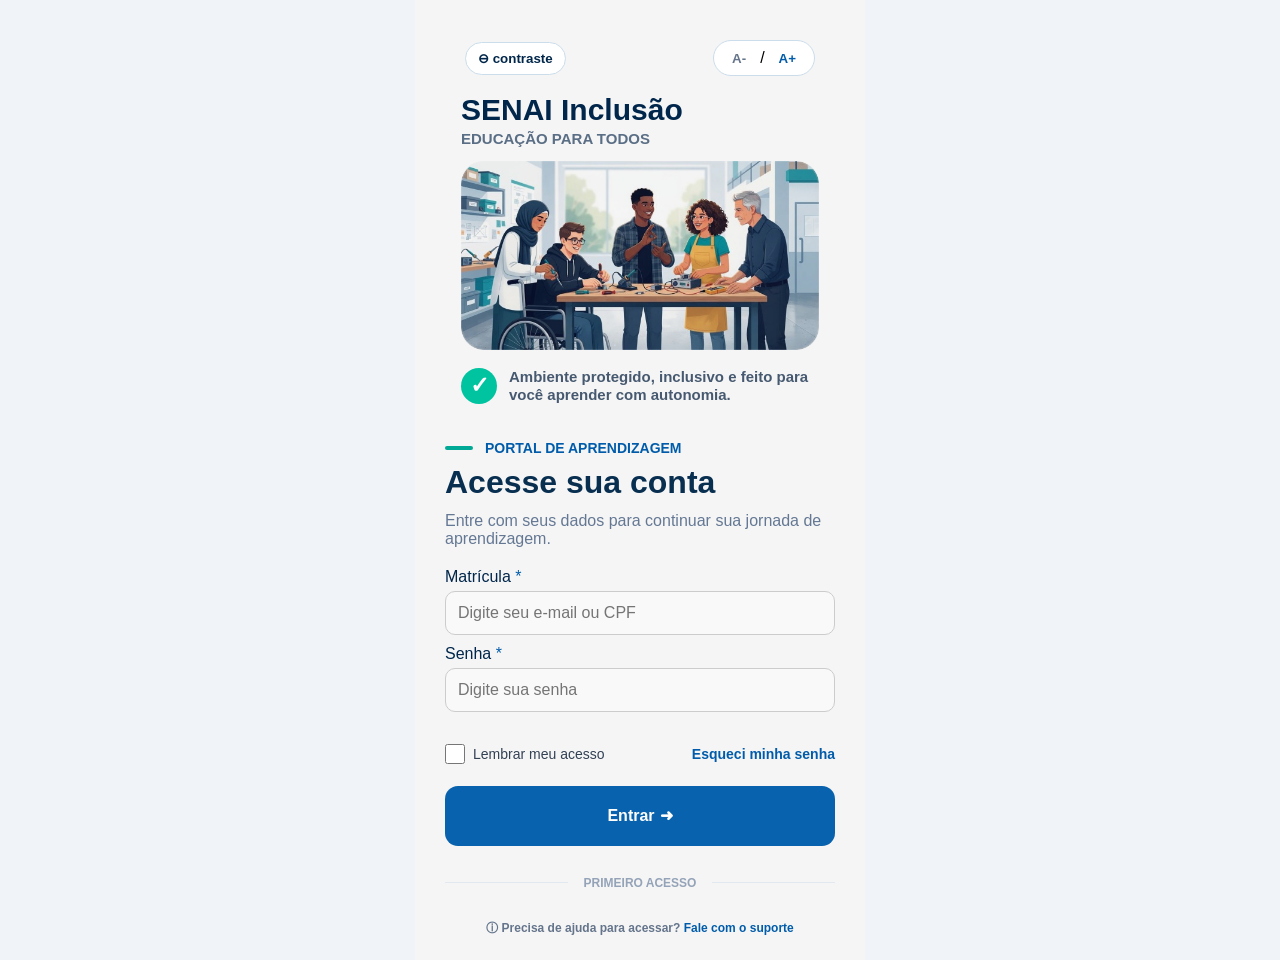
<file: index.html>
<!DOCTYPE html>
<html lang="pt-BR">
<head>
    <meta charset="UTF-8">
    <meta name="viewport" content="width=device-width, initial-scale=1.0">
    <title>SENAI INCLUSÃO - login</title>

    <!--Rederecionamento css-->
    <link rel="stylesheet" href="css/login.css">

</head>
<body>
    <form>
    <!--Inicio da tela-->
<div class="acecibilidade">
<button class="contraste">⊖ contraste</button>


<div class="tamanho-fonte">
<button>A-</button> 
<span>/</span>
<button class="paint">A+</button>
</div>

</div>
<!--Parte a cima da imagem colocando os textos-->
<div class="conteudo">

    <div class="desc">
<H1>SENAI Inclusão</H1>
<p class="subtitulo">EDUCAÇÃO PARA TODOS</p>

</div>
<!--imagem colocada-->
<img class="imagem-principal" src="img/imagem trabalho.jpeg" alt="imagem da tela de login">

<div class="descricao">
    <div class="icone-confirmacao">✓</div>
<!--textos abaixo da imagem-->
<p>Ambiente protegido, inclusivo e feito para você aprender com autonomia.</p>

    </div>
</div>
<!--Local de login-->
<div class="login-pasta">

    <div class="identificacao">
    <span class="linha"></span>
    
    <span style="color: #005CAA;"> PORTAL DE APRENDIZAGEM</span>
    </div>
    

    <div class="juntar-descricao">
    <H1>Acesse sua conta</H1>
    <p class="descricao">Entre com seus dados para continuar sua jornada de aprendizagem.</p>
    </div>


     <label style="color: #00274B;" for="matricula">Matrícula <span class="asteristico">*</span></label>
        <div class="campo">
        <span></span>
    <input type="text"
    placeholder="Digite seu e-mail ou CPF"
    id="matricula">
    </div>


    <label style="color: #00274B;" for="senha">Senha <span class="asteristico">*</span></label>
        <div class="campo">
            <span></span>
    <input type="password"
    placeholder="Digite sua senha"
    id="senha">
     <span></span>

    <br>

    
<div class="opcoes">

    <label class="lembrar">
        <input type="checkbox">
        Lembrar meu acesso
    </label>

    <a class="esqueci" href="">Esqueci minha senha</a>

</div>

<center>
    <a href="telainicio.html" class="entrar">
    Entrar <span>➜</span>
    </a>
</center>


<div class="divisor">
    <span></span>
<p>PRIMEIRO ACESSO</p>
    <span></span>
</div>
<!--rodapé do site - ajuda-->
<center>
<p class="suporte">
        ⓘ Precisa de ajuda para acessar?
        <a class="clique" href="">Fale com o suporte</a>
    </p>
</center>

</form>

</div>

</body>
</html>
</file>
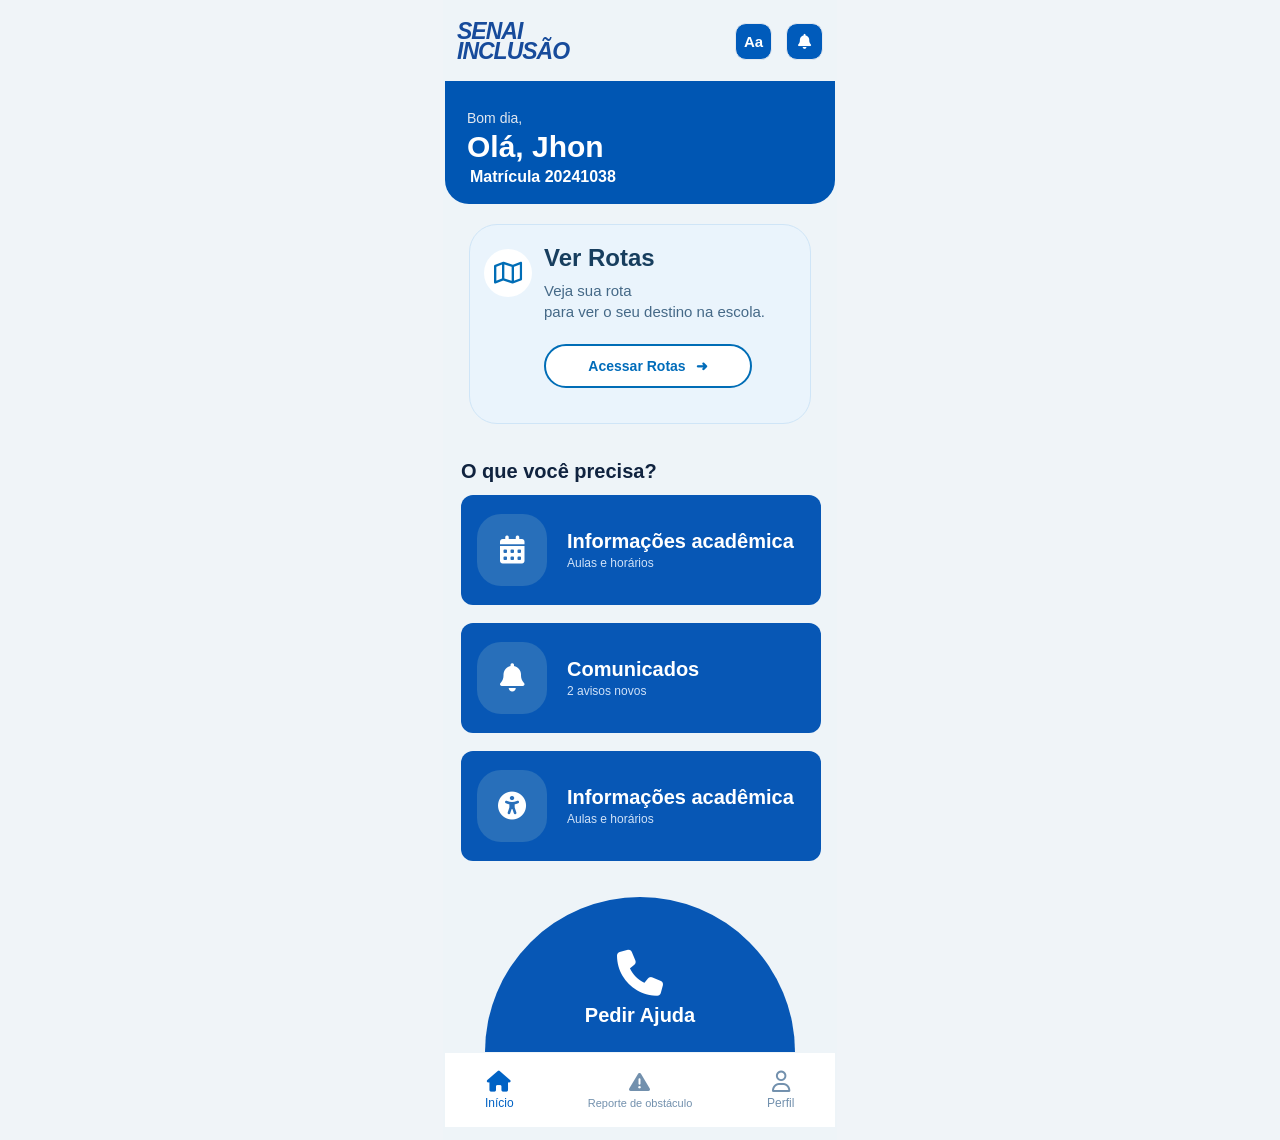
<file: telainicio.html>
<!DOCTYPE html>
<html lang="pt-BR">
<head>
    <meta charset="UTF-8">
    <meta name="viewport" content="width=device-width, initial-scale=1.0">
    <title>SENAI INCLUSÃO - Tela de inicio</title>

    <link rel="stylesheet" href="https://cdnjs.cloudflare.com/ajax/libs/font-awesome/6.4.0/css/all.min.css">

    <!--Rederecionamento css-->
    <link rel="stylesheet" href="css/telainicio.css">
</head>
<body>
    
<form>

   <!--cabeçalho da tela-->
<header class="cabecalho">

    <div class="logo">
        <span>SENAI</span>
        <span>INCLUSÃO</span>
    </div>
<!--botões e icones-->
    <div class="botoes-acessibilidade">
        <button class="botao-icone">Aa</button>

        <button class="botao-icone" aria-label="Notificações">
        <i class="fa-solid fa-bell"></i>
        </button>
    </div>

</header>

<!--background dos boas vindas-->
<div class="boas-vindas">
    <p>Bom dia,</p>
    <h1>Olá, Jhon</h1>
    <strong>Matrícula 20241038</strong>
</div>

<!--parte do mapa(background) e seus icones alinhados-->
<div class="conteudo-home">

    <section class="cartao-rotas">

        <div class="icone-mapa">
            <i class="fa-regular fa-map"></i>
        </div>

        <div class="informacoes-rotas">
            <h2>Ver Rotas</h2>

            <p>
                Veja sua rota<br>
                para ver o seu destino na escola.
            </p>

            <a href="telarotas.html" class="botao-rotas">
                Acessar Rotas <span>➜</span>
            </a>
        </div>

    </section>

</div>

<!--parte dos atalhos e as opções-->

<div class="interface">
    <h3 class="titulo-secao">O que você precisa?</h3>
    
<div class="calendario">
    <div
        <button class="icone-calendario" -label="Calendário">
        <i class="fa-solid fa-calendar-days"></i>
        </button>
    </div>

    <div class="info-calendario">
        <strong>Informações acadêmica</strong>
        <p>Aulas e horários</p>
    </div>

</div>

<br>

<div class="calendario">
    <div
        <button class="icone-calendario" -label="Calendário">
        <i class="fa-solid fa-bell"></i>
        </button>
    </div>

    <div class="info-calendario">
        <strong>Comunicados</strong>
        <p>2 avisos novos</p>
    </div>

</div>

<br>

<div class="calendario">
    <div
        <button class="icone-calendario" -label="Calendário">
        <i class="fa-solid fa-universal-access"></i>
        </button>
    </div>

    <div class="info-calendario">
        <strong>Informações acadêmica</strong>
        <p>Aulas e horários</p>
    </div>
    

</div>
    </div>


<!--parte da opção de pedir ajuda-->
    <div class="rodape-home">

    <button class="botao-pedir-ajuda">
        <i class="fa-solid fa-phone"></i>
        <span>Pedir Ajuda</span>
    </button>
    </div>

<!--Menu do app onde se locomove pelos icones-->
 <nav class="menu-inferior">
 
        <a href="#" class="item-menu ativo">
            <i class="fa-solid fa-house"></i>
            <span>Início</span>
        </a>

        <a href="#" class="item-menu">
            <i class="fa-solid fa-triangle-exclamation"></i>
            <span>Reporte de obstáculo</span>
        </a>

        <a href="#" class="item-menu">
            <i class="fa-regular fa-user"></i>
            <span>Perfil</span>
        </a>

    </nav>

</div>
    </div>
   


</form>

</div>

</body>
</html>
</file>
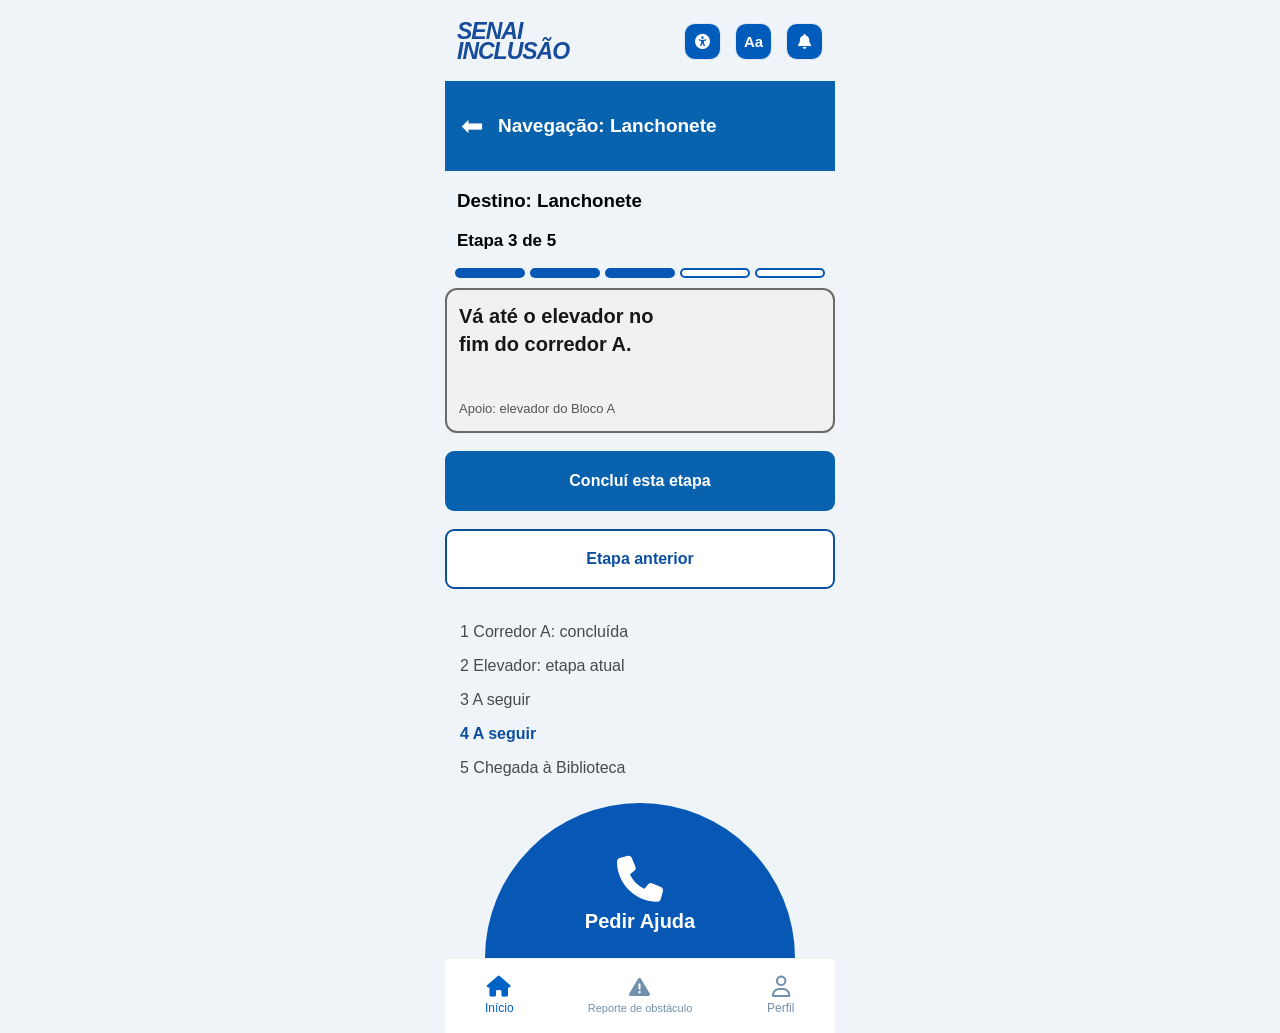
<file: telarotas.html>
<!DOCTYPE html>
<html lang="pt-BR">
<head>
    <meta charset="UTF-8">
    <meta name="viewport" content="width=device-width, initial-scale=1.0">
    <title>SENAI INCLUSÃO - Informações acadêmicas</title>

    <link rel="stylesheet" href="https://cdnjs.cloudflare.com/ajax/libs/font-awesome/6.4.0/css/all.min.css">

    <link rel="stylesheet" href="css/telarotas.css">

</head>
<body>
  <form>

   <!--cabeçalho da tela-->
<header class="cabecalho">

    <div class="logo">
        <span>SENAI</span>
        <span>INCLUSÃO</span>
    </div>
<!--botões e icones-->

    <div class="botoes-acessibilidade">

    <button class="botao-icone" aria-label="Acessibilidade">
        <i class="fa-solid fa-universal-access"></i>
    </button>

    <button class="botao-icone">Aa
    </button>

    <button class="botao-icone" aria-label="Notificações">
        <i class="fa-solid fa-bell"></i>
    </button>

</div>

</header>
<!--parte da navegação de tela e o botão de voltar-->
<header class="cabecalho-navegacao">
    <a href="telainicio.html" class="voltar" aria-label="Voltar"> ⬅
    </a>

     <H2>Navegação: Lanchonete</H2>
    

</header>
<!--parte dos textos de etapas e o destino-->
<div class="proximo">
<h3>Destino: Lanchonete</h3>

<h3 class="tamanho">Etapa 3 de 5</h3>
</div>

<!--linhas de progresso-->
<div class="progresso">
    <span class="linha preenchida"></span>
    <span class="linha preenchida"></span>
    <span class="linha preenchida"></span>
    <span class="linha"></span>
    <span class="linha"></span>
</div>

<!--cartão de instrução do usuario-->
<div class="cartao-instrucao">

    <div class="conteudo-instrucao">
        <h2>
            Vá até o elevador no
            <br>
            fim do corredor A.
        </h2>

        <p>Apoio: elevador do Bloco A</p>
    </div>

</div>

<!--botões para continuar ou voltar as etapas de navegação-->
<br>

    <a href="" class="entrar">
    Concluí esta etapa
    </a>
<br>
    <a href="" class="etapas">
    Etapa anterior
    </a>
<br>
<div class="etapa">
    <p>1 Corredor A: concluída</p>
    <p>2 Elevador: etapa atual</p>
    <p>3 A seguir</p>
    <b style="color: #0B4F9E;">4 A seguir</b>
    <p>5 Chegada à Biblioteca</p>
</div>

<!--parte da opção de pedir ajuda -->
<div class="final">
    <div class="rodape-home">

    <button class="botao-pedir-ajuda">
        <i class="fa-solid fa-phone"></i>
        <span>Pedir Ajuda</span>
    </button>
    </div>

<!--Menu do app onde se locomove pelos icones-->
 <nav class="menu-inferior">
 
        <a href="#" class="item-menu ativo">
            <i class="fa-solid fa-house"></i>
            <span>Início</span>
        </a>

        <a href="#" class="item-menu">
            <i class="fa-solid fa-triangle-exclamation"></i>
            <span>Reporte de obstáculo</span>
        </a>

        <a href="#" class="item-menu">
            <i class="fa-regular fa-user"></i>
            <span>Perfil</span>
        </a>
        </div>

    </nav>

</div>
    </div>
    



</body> 
</html>
</file>
<file: css/login.css>
/* mudando a tela principal para responsivo  */
       
   body {
    margin: 0;
    padding: 0;

    width: 100%;
    min-height: 100vh;
    min-height: 100svh;

    font-family: Arial, sans-serif;
    background-color: #F0F4F8;

    display: flex;
    justify-content: center;
    align-items: flex-start;
}


    /*mudando para o formato mobile*/
form{
    background-color: whitesmoke;
    padding : 30px;
    box-shadow: 0 0 20px color: green;
    width: 390px;
    height: 900px;
}
             
/*mudando os text de informação*/
input{
    width: 100%;
    padding: 12px;
    border: 1px solid #ccc;
    border-radius: 10px;
    font-size: 16px;
    box-sizing: border-box;
    margin-top: 5px;
    margin-bottom: 10px;
    background-color: #f9f9f9;
}

  /*tamanho da imagem*/
img{
    border-radius: 10px;
    width: 100%;
    mix-blend-mode: multiply;
}

/*mudando o local dos butões de cima*/
.acecibilidade{
    display: flex;
    justify-content: space-between;
    align-items: center;

    width: 100%;
    padding: 10px 20px;
    box-sizing: border-box;
}
/*mudando as cores e o tamanho*/
.contraste,
.tamanho-fonte {
    display: flex;
    justify-content: center;
    align-items: center;

    background-color: white;
    border: 1px solid #cbddeb;
    border-radius: 20px;
    padding: 8px 12px;
}
/*mudando a cor do constraste apenas*/
.contraste{
    color: #00274B;
}
/*mudando o tamanho*/
.tamanho-fonte {
    gap: 8px;
}

/*deixando os button bonitos e apresentaveis*/
button {
    background: none;
    border: none;
    cursor: pointer;
    color: #64748B;
    font-weight: bold;
}
/*mudando a cor do A+*/
.paint{
    color: #005CAA;
}

/*Ajustar proporção da imagem*/
.conteudo{
    width: 100%;
    max-width: 420px;
    padding: 16px;
    margin: 0 auto;
    box-sizing: border-box;
}

/*Ajustar proporção dos textos*/
.conteudo h1{
    font-size: 30px;
    color: #00274B;
    margin: 0 0 18px;
}

/*Ajustar proporção do tamanho do subtitulo, espaçamento etc*/
.subtitulo{
    font-size: 14px;
    color: #5A6E85;
    margin: 0 0 18px;
    font-size: 15px;
    font-weight: bold;

}

/*Ajustar largura desse texto com outro*/
.desc{
    line-height: 0.50;
}

/*Ajustar os textos com a proporção da imagem*/
.imagem-principal {
    width: 100%;
    height: auto;
    display: block;
    border-radius: 22px;
    margin-bottom: 18px;
}

/*Ajustar para ficar alinhado ao "emoji"*/
.descricao{
    display: flex;
    align-items: center;
    gap: 12px;


}

/*Imagem em volta do icone de confirmação verde*/
.icone-confirmacao{
    width: 36px;
    height: 36px;
    min-width: 36px;
    border-radius: 50%;
    background-color: #00C49F;
    color: white;

    display: flex;
    align-items: center;
    justify-content: center;

    font-size: 23px;
    font-weight: bold;
}

/*Ajustar texto e cor do titulo*/
.descricao p {
    margin: 0;
    color: #465970;
    font-size: 15px;
    font-weight: bold;
    line-height: 1.2;
}

/*Ajustar tamanho, cor e formatação do texto para os dados*/
.identificacao {
    display: flex;
    align-items: center;
    gap: 12px;

    color: #0061b5;
    font-weight: bold;
    font-size: 14px;
    margin-bottom: 12px;
}

/*Linha ao lado verde*/
.linha {
    width: 28px;
    height: 4px;
    background-color: #00A896;
    border-radius: 5px;
}

/*Ajustar tamanho do texto*/
h1 {
    color: #082f50;
    font-size: 32px;
    margin: 0 0 10px;
}

/*Ajustar espaçamento de texto*/
.descricao {
    color: #647894;
    font-size: 16px;
    line-height: 1.1;
    margin-bottom: 20px;
}

/*juntar os textos para ficarem mais proximos*/
.juntar-descricao{
    line-height: 0.90;
}

/*Mudar cor individualmente do asteristico*/
.asteristico{
    color: #005CAA;
}

/*ajustar posição da checkbox*/
.opcoes {
    display: flex;
    align-items: center;
    justify-content: space-between;
    gap: 8px;
    width: 100%;
    margin: 22px 0;
}

/*Ajustar fonte da frase da checkbox*/
.lembrar {
    display: flex;
    align-items: center;
    gap: 8px;
    white-space: nowrap;
    font-size: 14px;
    color: #334155;
    cursor: pointer;
}

/*Ajustar proporção do checkbox*/
.lembrar input {
    width: 20px;
    height: 20px;
    margin: 0;
    accent-color: #005CAA;
    cursor: pointer;
}

/*ajustar cor e posição do "esqueci minha senha"*/
.esqueci {
    font-size: 14px;
    font-weight: bold;
    color: #005CAA;
    white-space: nowrap;
}

/*Ajustando button*/
.entrar {
    height: 60px;
    box-sizing: border-box;

    display: flex;
    align-items: center;
    justify-content: center;
    gap: 5px;

    background-color: #0862ad;
    color: white;

    border: none;
    border-radius: 13px;
    
    font-weight: bold;
    text-decoration: none;

    cursor: pointer;
}

/*ajustando o local do divisor*/
.divisor {
    display: flex;
    align-items: center;
    gap: 16px;
    margin: 30px 0;
}

/*criando divisor ao lado*/
.divisor span {
    flex: 1;
    height: 1px;
    background-color: #E2E8F0;
}

/*mudando formatação dentro da divisão*/
.divisor p {
    margin: 0;
    color: #94A3B8;
    font-size: 12px;
    font-weight: bold;
    white-space: nowrap;
}

/*ajustando alinhamento do suporte */
.suporte{
    margin: 0;
    color: #64748B;
    font-size: 12px;
    font-weight: bold;
    white-space: nowrap;
}

/*tirando o sublinhamento e colocando uma nova cor */
.clique{
    text-decoration: none;
    color: #005CAA;
}

a{
 text-decoration: none;
 color:white
}
</file>
<file: css/telainicio.css>
/* mudando a tela principal para responsivo  */
   body {
    margin: 0;
    padding: 0;

    width: 100%;
    min-height: 100vh;
    min-height: 100svh;

    font-family: Arial, sans-serif;
    background-color: #F0F4F8;

    display: flex;
    justify-content: center;
    align-items: flex-start;
}

    /*mudando para o formato mobile*/
form{
    background-color: #EEF4F8;
    padding : 2px;
    box-shadow: 0 0 20px color: green;
    width: 390px;
    height: 1136px;
}

a{
 text-decoration: none;
}

 /* Cabeçalho para ficar alinhado um ao lado do outro*/
    .cabecalho {
        display: flex;
        justify-content: space-between;
        align-items: center;

        padding: 20px 12px;
    }

    /* Logo */
    .logo {
        display: flex;
        flex-direction: column;

        color: #174b9b;
        font-size: 23px;
        font-weight: 900;
        font-style: italic;
        line-height: 0.85;
        letter-spacing: -1px;
    }

    /* Botões alinhados a direita */
    .botoes-acessibilidade {
        display: flex;
        align-items: center;
        gap: 14px;
    }
 /* Botões alinhados centralizados e com seus backgrounds em volta*/
    .botao-icone {
        width: 37px;
        height: 37px;

        display: flex;
        justify-content: center;
        align-items: center;

        background-color: #005bbb;
        color: white;

        border: 1px solid #E2E8F0;
        border-radius: 11px;

        font-size: 15px;
        font-weight: bold;
        cursor: pointer;
    }


    /* Cabeçalho azul */
.boas-vindas {
    background-color: #0056B3;
    color: white;

    padding: 28px 32px 18px;
    border-radius: 0 0 24px 24px;
}
/* Botões alinhados a direita */
.boas-vindas p {
    font-size: 14px;
    margin: 1px 0 4px;
    color: #E2E8F0;
}
/* Mudança de cor e posição do texto */
.boas-vindas h1 {
    font-size: 30px;
    margin: 0 0 4px;
    color: white;
}
/* Mudança da posição do texto */
.boas-vindas strong {
    font-size: 16px;
    margin-left: 3px;
}

/* Área de rotas */
.conteudo-home {
    padding: 20px 24px;
}

/* Cartão Ver Rotas */
.cartao-rotas {
    position: relative;

    display: flex;
    align-items: flex-start;
    gap: 14px;

    padding: 28px 18px 22px;
    min-height: 200px;
    box-sizing: border-box;

    background-color: #eaf4fc;
    border: 1px solid #cfe5f7;
    border-radius: 28px;
    overflow: hidden;
}

/* Ícone do mapa ao lado esquerdo */
.icone-mapa {
    width: 58px;
    height: 58px;
    min-width: 58px;

    display: flex;
    align-items: center;
    justify-content: center;

    background-color: #EAF4FC;
    border-radius: 50%;
    color: #006DB6;

    font-size: 30px;
}

/* textos da rota centralizada ao lado da outra */
.informacoes-rotas h2 {
    color: #173e5e;
    font-size: 28px;
    margin: -5px 0 8px;
}

.informacoes-rotas p {
    color: #456987;
    font-size: 17px;
    line-height: 1.4;
    margin: 0 0 22px;
}

/* Botão Acessar Rotas */
.botao-rotas {
    display: flex;
    align-items: center;
    justify-content: center;
    gap: 18px;

    background-color: white;
    color: #006cba;

    border: 2px solid #006DB6;
    border-radius: 40px;

    font-weight: bold;
    white-space: nowrap;
    cursor: pointer;
}

/* Centralização dos demais grupos de boas vindas e cartão de rotas */

    .boas-vindas {
        padding-left: 22px;
        padding-right: 21px;
    }

    .cartao-rotas {
        gap: 12px;
        padding: 24px 14px;
    }

    .icone-mapa {
        width: 48px;
        height: 48px;
        background-color: white;
        min-width: 48px;
        font-size: 25px;
    }

    .informacoes-rotas h2 {
        font-size: 24px;
    }

    .informacoes-rotas p {
        font-size: 15px;
    }

    .botao-rotas {
        gap: 10px;
        width: 180px;
        padding: 12px;
        font-size: 14px;
    }

.interface {
    padding: 16px;
    box-sizing: border-box;
}

.titulo-secao {
    color: #10233f;
    font-size: 20px;
    margin: 0 0 12px;
}

/* Cartão de opções do app */
.calendario {
    display: flex;
    align-items: center;
    gap: 20px;

    width: 360px;
    height: 100px;
    min-height: 110px;
    padding: 16px;

    box-sizing: border-box;
    background-color: #0757b5;
    border-radius: 12px;
}

/* Botão dos ícones alinhados e customizados  */
.icone-calendario {

    display: flex;
    align-items: center;
    justify-content: center;

    background-color: #286fba;
    color: white;
    border: none;
    border-radius: 24px;

    font-size: 32px;
    cursor: pointer;
}

/* Textos à direita do ícone*/
.info-calendario {
    display: flex;
    flex-direction: column;
    gap: 3px;
}
/* Textos com cor*/
.info-calendario strong {
    color: white;
    font-size: 20px;
}
/* Textos à direita/ cor*/
.info-calendario p {
    color: #d0e2f8;
    font-size: 12px;
    margin: 0;
}

    .icone-calendario {
        width: 64px;
        height: 72px;
        min-width: 70px;
        font-size: 28px;
    }

    .info-calendario strong {
        font-size: 20px;
        cursor: pointer;
    }

    
/* Área de pedir ajuda */
.rodape-home {
    width: 100%;
    margin-top: 10px;
    padding-top: 10px;
    box-sizing: border-box;
}

/* Botão grande de pedir ajuda */
.botao-pedir-ajuda {
    width: 80%;
    max-width: 310px;
    height: 155px;

    display: flex;
    flex-direction: column;
    align-items: center;
    justify-content: flex-end;
    gap: 8px;

    padding-bottom: 25px;
    box-sizing: border-box;
    margin: 0 auto 9px;

    background-color: #0757b5;
    color: white;

    border: none;
    border-radius: 160px 160px 0 0;

    font-family: Arial, sans-serif;
    font-size: 20px;
    font-weight: bold;
    cursor: pointer;
}

/* Ícone de telefone tamanho */
.botao-pedir-ajuda i {
    font-size: 46px;
}

/* Barra de navegação do app */
.menu-inferior {
    display: grid;
    grid-template-columns: 1fr 1.8fr 1fr;
    align-items: center;

    width: 100%;
    min-height: 74px;
    padding: 8px 4px;
    box-sizing: border-box;
    margin-top: -8px;

    background-color: white;
}

/* alinhamento dos ícones de navageção */
.item-menu {
    display: flex;
    flex-direction: column;
    align-items: center;
    justify-content: center;
    gap: 4px;

    color: #7290ad;
    text-decoration: none;
    text-align: center;

    font-size: 12px;
}

/* tamanho dos Ícones de navegação  */
.item-menu i {
    font-size: 21px;
}

/* Item selecionado cor */
.item-menu.ativo {
    color: #0062c4;
}

/* Evita que o texto central quebre de forma estranha (aqui foi chat) tava dando erro */
.item-menu:nth-child(2) span {
    white-space: nowrap;
    font-size: 11px;
}
</file>
<file: css/telarotas.css>
/* mudando a tela principal para responsivo */
   body {
    margin: 0;
    padding: 0;

    width: 100%;
    min-height: 100vh;
    min-height: 100svh;

    font-family: Arial, sans-serif;
    background-color: #F0F4F8;

    display: flex;
    justify-content: center;
    align-items: flex-start;
}

    /*mudando para o formato mobile*/
form{
    background-color: #EEF4F8;
    padding : 2px;
    box-shadow: 0 0 20px color: green;
    width: 390px;
    height: 1020px;
}

/* Cabeçalho para ficar alinhado um ao lado do outro*/
    .cabecalho {
        display: flex;
        justify-content: space-between;
        align-items: center;

        padding: 20px 12px;
    }

    /* Logo */
    .logo {
        display: flex;
        flex-direction: column;

        color: #174b9b;
        font-size: 23px;
        font-weight: 900;
        font-style: italic;
        line-height: 0.85;
        letter-spacing: -1px;
    }

    /* Botões à direita */
    .botoes-acessibilidade {
        display: flex;
        align-items: center;
        gap: 14px;
    }

    .botao-icone {
        width: 37px;
        height: 37px;

        display: flex;
        justify-content: center;
        align-items: center;

        background-color: #005bbb;
        color: white;

        border: 1px solid #E2E8F0;
        border-radius: 11px;

        font-size: 15px;
        font-weight: bold;
        cursor: pointer;

    }

    .icone-perto{
        gap: 12px;
    }

    .cabecalho-navegacao {
    width: 100%;
    min-height: 90px;
    box-sizing: border-box;

    display: flex;
    align-items: center;
    gap: 14px;

    padding: 20px 16px;

    background-color: #0862ad;
    color: white;
}

.voltar {
    color: white;
    text-decoration: none;
    font-size: 27px;
    line-height: 1;
}

.cabecalho-navegacao h2 {
    color: white;
    font-size: 19px;
    font-weight: bold;
    margin: 0;
}

.proximo {
    margin: 12px;
}

.tamanho{
    font-size: 17px;
}


.progresso {
    display: flex;
    align-items: center;
    gap: 5px;
    width: 370px;
    margin: 10px;
}

.linha {
    flex: 1;
    height: 10px;
    box-sizing: border-box;

    background-color: white;
    border: 2px solid #0757b5;
    border-radius: 20px;
}

.linha.preenchida {
    background-color: #0757b5;
    border-color: #0757b5;
}

.entrar {
    height: 60px;
    box-sizing: border-box;

    display: flex;
    align-items: center;
    justify-content: center;
    gap: 5px;

    background-color: #0862ad;
    color: white;

    border: none;
    border-radius: 9px;
    
    font-weight: bold;
    text-decoration: none;

    cursor: pointer;
}

.etapas {
    height: 60px;
    box-sizing: border-box;

    display: flex;
    align-items: center;
    justify-content: center;
    gap: 5px;

    background-color: white;
    border: 2px solid #0B4F9E;
    color: #0B4F9E;

    border-radius: 9px;
    font-weight: bold;
    text-decoration: none;
    cursor: pointer;
    
}

.etapa{
    margin: 15px;
    color: #4A4A4A;
    gap: 12px;
    
}

/* Área inferior da tela */
.rodape-home {
    width: 100%;
    margin-top: 10px;
    padding-top: 10px;
    box-sizing: border-box;
}

/* Botão grande de pedir ajuda */
.botao-pedir-ajuda {
    width: 80%;
    max-width: 310px;
    height: 155px;

    display: flex;
    flex-direction: column;
    align-items: center;
    justify-content: flex-end;
    gap: 8px;

    padding-bottom: 25px;
    box-sizing: border-box;
    margin: 0 auto 9px;

    background-color: #0757b5;
    color: white;

    border: none;
    border-radius: 160px 160px 0 0;

    font-family: Arial, sans-serif;
    font-size: 20px;
    font-weight: bold;
    cursor: pointer;
}

/* Ícone de telefone */
.botao-pedir-ajuda i {
    font-size: 46px;
}

/* Barra branca de navegação */
.menu-inferior {
    display: grid;
    grid-template-columns: 1fr 1.8fr 1fr;
    align-items: center;

    width: 100%;
    min-height: 74px;
    padding: 8px 4px;
    box-sizing: border-box;
    margin-top: -8px;

    background-color: white;
}

/* Cada item da navegação */
.item-menu {
    display: flex;
    flex-direction: column;
    align-items: center;
    justify-content: center;
    gap: 4px;

    color: #7290ad;
    text-decoration: none;
    text-align: center;

    font-size: 12px;
}

/* Ícones da navegação */
.item-menu i {
    font-size: 21px;
}

/* Item selecionado */
.item-menu.ativo {
    color: #0062c4;
}

/* Evita que o texto central quebre de forma estranha */
.item-menu:nth-child(2) span {
    white-space: nowrap;
    font-size: 11px;
}

.cartao-instrucao {
    padding: 0;
    width: 100%;
    background-color: #f0f0f0;
}

.conteudo-instrucao {
    min-height: 145px;
    box-sizing: border-box;

    display: flex;
    flex-direction: column;
    justify-content: space-between;

    padding: 12px;
    border: 2px solid #6B6B6B;
    border-radius: 12px;
    background-color: #F1F1F1;
}

.conteudo-instrucao h2 {
    margin: 0;
    color: #171717;
    font-size: 20px;
    line-height: 1.4;
    font-weight: bold;
}

.conteudo-instrucao p {
    margin: 0;
    color: #555555;
    font-size: 13px;
    line-height: 1.4;
}
</file>
